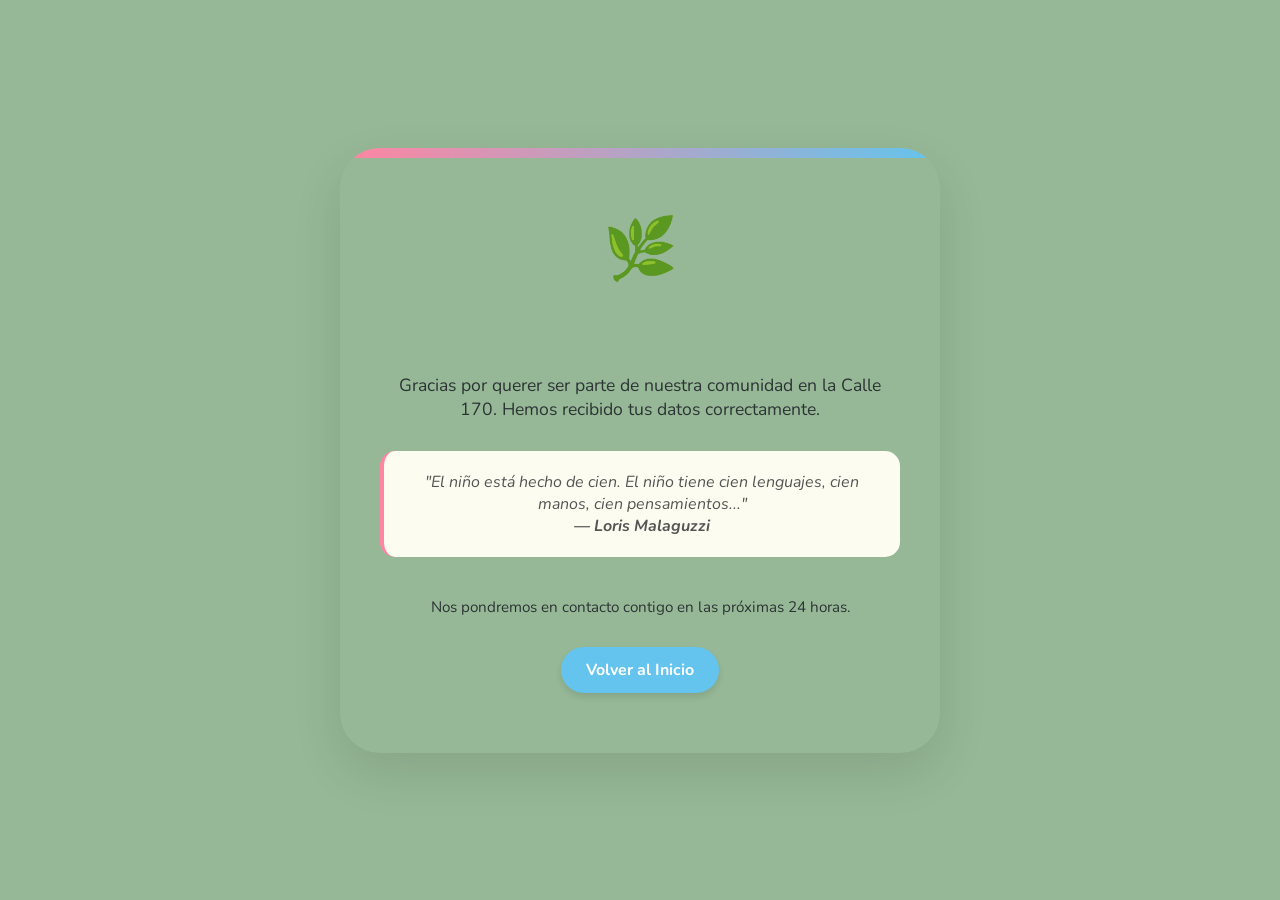
<file: gracias.html>
<!DOCTYPE html>
<html lang="es">
<head>
    <meta charset="UTF-8">
    <meta name="viewport" content="width=device-width, initial-scale=1.0">
    <title>¡Gracias! | Jardín Life Kids Center</title>
    <link href="https://fonts.googleapis.com/css2?family=Nunito:wght@400;700&display=swap" rel="stylesheet">
    <link rel="stylesheet" href="styles.css">
    
    <style>
        /* Estilos específicos para alinear con el tema Verde Reggio */
        body {
            background-color: var(--verde-reggio); /* El mismo verde del formulario */
            display: flex;
            align-items: center;
            justify-content: center;
            min-height: 100vh;
            margin: 0;
            padding: 20px;
        }

        .thanks-card {
            background: var(--blanco);
            padding: 60px 40px;
            border-radius: 40px; /* Bordes muy redondeados y amables */
            box-shadow: 0 20px 50px rgba(0,0,0,0.1);
            max-width: 600px;
            width: 100%;
            text-align: center;
            position: relative;
            overflow: hidden;
        }

        /* Detalle decorativo superior */
        .thanks-card::before {
            content: '';
            position: absolute;
            top: 0; left: 0; right: 0;
            height: 10px;
            background: linear-gradient(90deg, var(--primario), var(--secundario));
        }

        .thanks-icon {
            font-size: 60px;
            margin-bottom: 20px;
            display: block;
            animation: float 3s ease-in-out infinite;
        }

        h1 {
            color: var(--verde-reggio);
            font-size: 2.2rem;
            margin-bottom: 15px;
        }

        p {
            color: var(--texto);
            font-size: 1.1rem;
            margin-bottom: 30px;
        }

        .quote-box {
            background-color: #FDFCF0;
            padding: 20px;
            border-radius: 15px;
            font-style: italic;
            color: #555;
            margin-bottom: 40px;
            border-left: 4px solid var(--primario);
        }

        @keyframes float {
            0% { transform: translateY(0px); }
            50% { transform: translateY(-10px); }
            100% { transform: translateY(0px); }
        }
    </style>
</head>
<body>

    <div class="thanks-card">
        <span class="thanks-icon">🌿</span>
        
        <h1>¡Mensaje Recibido!</h1>
        
        <p>Gracias por querer ser parte de nuestra comunidad en la Calle 170. Hemos recibido tus datos correctamente.</p>

        <div class="quote-box">
            "El niño está hecho de cien. El niño tiene cien lenguajes, cien manos, cien pensamientos..." 
            <br><strong>— Loris Malaguzzi</strong>
        </div>

        <p style="font-size: 0.95rem;">Nos pondremos en contacto contigo en las próximas 24 horas.</p>

        <a href="index.html" class="cta-button" style="display: inline-flex; justify-content: center;">Volver al Inicio</a>
    </div>

</body>
</html>
</file>
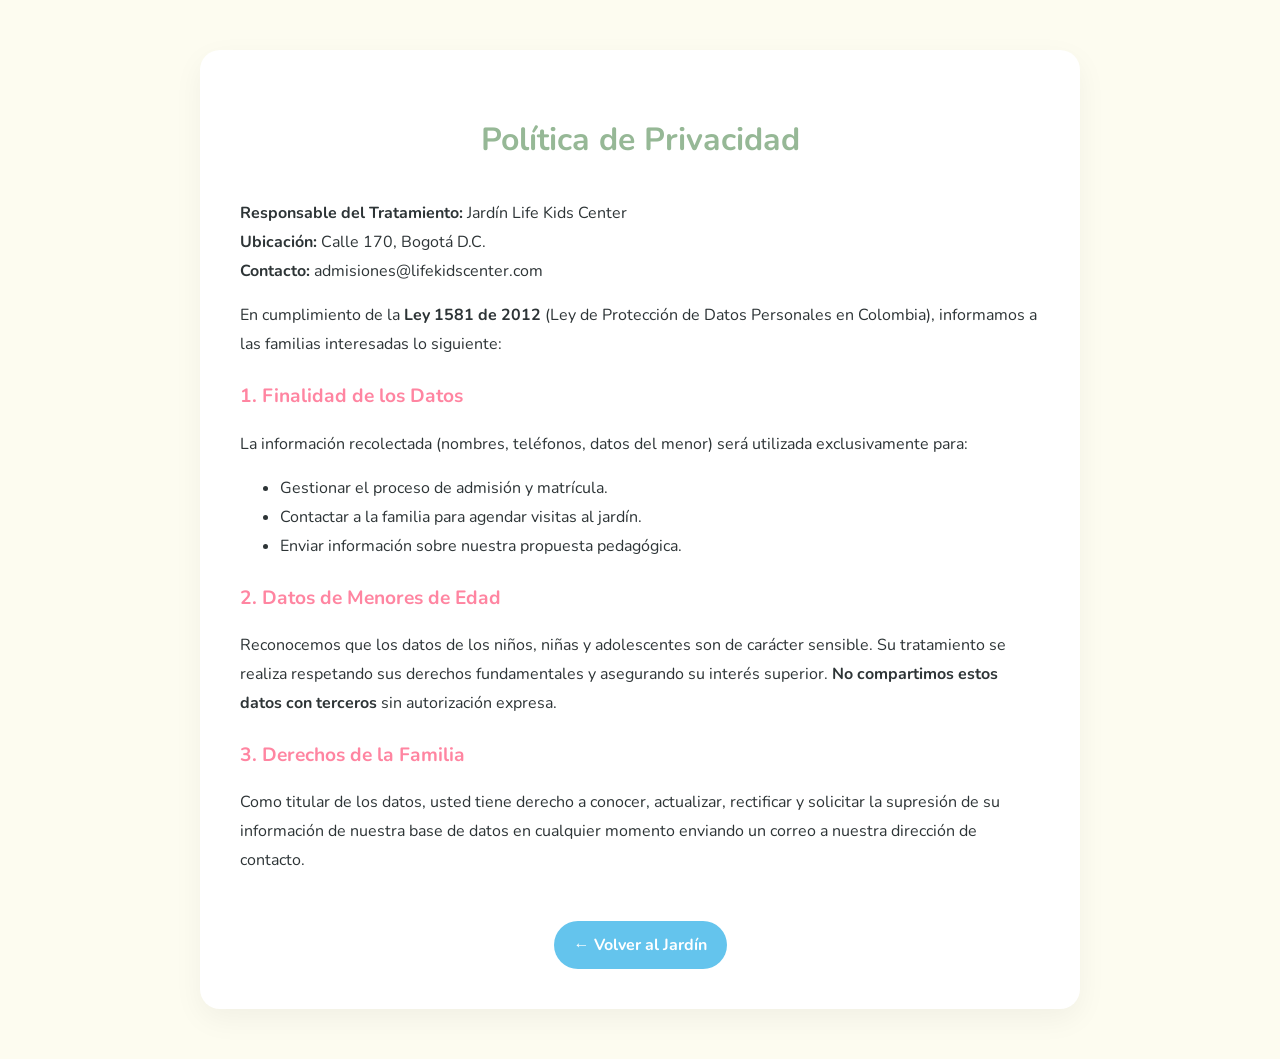
<file: politica-privacidad.html>
<!DOCTYPE html>
<html lang="es">
<head>
    <meta charset="UTF-8">
    <meta name="viewport" content="width=device-width, initial-scale=1.0">
    <title>Política de Privacidad | Jardín Life Kids Center</title>
    <link href="https://fonts.googleapis.com/css2?family=Nunito:wght@400;700&display=swap" rel="stylesheet">
    
    <style>
        /* Estilos directos para asegurar que se vea */
        body {
            font-family: 'Nunito', sans-serif;
            background-color: #FDFCF0; /* Fondo crema */
            color: #2D3436; /* Texto oscuro */
            line-height: 1.8;
            margin: 0;
            padding: 0;
        }
        .policy-container {
            max-width: 800px;
            margin: 50px auto;
            background: white;
            padding: 40px;
            border-radius: 20px;
            box-shadow: 0 10px 30px rgba(0,0,0,0.05);
        }
        h1 {
            color: #96B896; /* Verde Reggio */
            text-align: center;
            margin-bottom: 30px;
        }
        h2 {
            color: #FF85A1; /* Rosa Primario */
            font-size: 1.2rem;
            margin-top: 20px;
        }
        ul {
            margin-bottom: 20px;
        }
        .btn-back {
            display: inline-block;
            margin-top: 30px;
            text-decoration: none;
            color: white;
            background-color: #64C4ED;
            padding: 10px 20px;
            border-radius: 50px;
            font-weight: bold;
        }
        .btn-back:hover {
            background-color: #5bb3d9;
        }
    </style>
</head>
<body>

    <div class="policy-container">
        <h1>Política de Privacidad</h1>
        
        <p><strong>Responsable del Tratamiento:</strong> Jardín Life Kids Center<br>
        <strong>Ubicación:</strong> Calle 170, Bogotá D.C.<br>
        <strong>Contacto:</strong> admisiones@lifekidscenter.com</p>

        <p>En cumplimiento de la <strong>Ley 1581 de 2012</strong> (Ley de Protección de Datos Personales en Colombia), informamos a las familias interesadas lo siguiente:</p>

        <h2>1. Finalidad de los Datos</h2>
        <p>La información recolectada (nombres, teléfonos, datos del menor) será utilizada exclusivamente para:</p>
        <ul>
            <li>Gestionar el proceso de admisión y matrícula.</li>
            <li>Contactar a la familia para agendar visitas al jardín.</li>
            <li>Enviar información sobre nuestra propuesta pedagógica.</li>
        </ul>

        <h2>2. Datos de Menores de Edad</h2>
        <p>Reconocemos que los datos de los niños, niñas y adolescentes son de carácter sensible. Su tratamiento se realiza respetando sus derechos fundamentales y asegurando su interés superior. <strong>No compartimos estos datos con terceros</strong> sin autorización expresa.</p>

        <h2>3. Derechos de la Familia</h2>
        <p>Como titular de los datos, usted tiene derecho a conocer, actualizar, rectificar y solicitar la supresión de su información de nuestra base de datos en cualquier momento enviando un correo a nuestra dirección de contacto.</p>

        <center>
            <a href="index.html" class="btn-back">← Volver al Jardín</a>
        </center>
    </div>

</body>
</html>
</file>
<file: styles.css>
:root {
    --primario: #FF85A1;
    --secundario: #64C4ED;
    --fondo: #FDFCF0;
    --texto: #2D3436;
    /* Este es el verde aproximado gr-098 (Salvia/Musgo suave) */
    --verde-reggio: #96B896; 
    --verde-texto: #FDFCF0; /* Color claro para que el texto resalte sobre el verde */
}

* { box-sizing: border-box; margin: 0; padding: 0; }
html{
    scroll-behavior: smooth;
}
body {
    font-family: 'Nunito', sans-serif;
    background-color: var(--fondo);
    color: var(--texto);
    overflow-x: hidden;
}

/* NAVBAR */
.navbar {
    display: flex;
    justify-content: space-between;
    align-items: center;
    padding: 10px 5%;
    
    /* 1. Cambiamos la forma de escalar */
    /*background-image: url('img/f-navbar.png');*/ 
    
    /* 'auto 100%' hace que la imagen se ajuste a la altura de la barra 
       sin importar qué tan ancha sea, eliminando el zoom excesivo */
    background-size: auto 100%; 
    
    /* 2. Evitamos que se estire horizontalmente */
    background-repeat: repeat-x; /* Se repite suavemente hacia los lados si es necesario */
    background-position: center;
    
    box-shadow: 0 4px 10px rgba(0,0,0,0.05);
    position: sticky;
    top: 0;
    z-index: 1000;
    min-height: 80px;
}
/* 3. CAPA DE PROTECCIÓN (Opcional) */
/* Si tu imagen es un poco oscura o colorida, añade este "velo" blanco
   para que el texto del menú se lea perfectamente */
   .navbar::before {
    content: '';
    position: absolute;
    top: 0; left: 0; right: 0; bottom: 0;
    background: rgba(255, 255, 255, 0.4); /* Capa blanca al 40% de transparencia */
    z-index: -1; /* Se queda detrás del logo y los links */
}

/* Ajuste de los links para que resalten sobre el fondo */
.nav-links a {
    text-decoration: none;
    color: var(--texto);
    font-weight: 700;
    text-shadow: 0px 0px 5px rgba(255,255,255,0.8); /* Brillo blanco suave detrás de las letras */
    transition: color 0.3s;
}

.nav-links a:hover {
    color: var(--primario);
}
.logo a { display: flex; align-items: center; text-decoration: none; gap: 10px; }
.logo-img { height: 60px; width: auto; }
.logo-text { font-weight: 700; color: var(--primario); font-size: 1.2rem; }
.nav-links { display: flex; list-style: none; gap: 15px; }
.nav-links a { text-decoration: none; color: var(--texto); font-weight: 600; padding: 10px; }

/* SECCIONES FLEXIBLES */
section { padding: 80px 5%; min-height: auto; width: 100%; }
.section-intro { text-align: center; margin-bottom: 40px; }

/* HERO */
.hero {
    position: relative;
    min-height: 80vh;
    display: flex;
    align-items: center;
    justify-content: center;
    text-align: center;
    color: white; /* Cambiamos a blanco para que resalte sobre el video */
    overflow: hidden;
}

.hero-video {
    position: absolute;
    top: 0;
    left: 0;
    width: 100%;
    height: 100%;
    object-fit: cover; /* Clave: el video llena el espacio sin deformarse */
    z-index: -2;
}

.hero-overlay {
    position: absolute;
    top: 0;
    left: 0;
    width: 100%;
    height: 100%;
    background: rgba(0, 0, 0, 0.3); /* Capa oscura al 30% para legibilidad */
    z-index: -1;
}

.hero-content {
    z-index: 1;
    max-width: 800px;
    padding: 0 20px;
}

.hero h1 {
    color: white; /* En esta sección el rosa podría perderse, el blanco es más seguro */
    text-shadow: 2px 2px 10px rgba(0,0,0,0.3);
}

.hero p {
    color: white;
    font-size: 1.3rem;
    margin-bottom: 30px;
}

/* RITMOS */
.rhythm-card { display: flex; align-items: center; gap: 40px; margin-bottom: 60px; }
.rhythm-card.reverse { flex-direction: row-reverse; }
.rhythm-image { flex: 1; border-radius: 30px; overflow: hidden; box-shadow: 0 10px 30px rgba(0,0,0,0.05); }
.rhythm-image img { width: 100%; height: auto; display: block; }
.rhythm-content { flex: 1; }

/* CARRUSEL */
.carousel-container { position: relative; max-width: 1000px; margin: 0 auto; overflow: visible; }
.carousel-track {
    display: flex;
    gap: 20px;
    overflow-x: auto;
    scroll-snap-type: x mandatory;
    scroll-behavior: smooth;
    padding: 20px 0;
    scrollbar-width: none;
}
.carousel-track::-webkit-scrollbar { display: none; }
.carousel-item {
    flex: 0 0 85%;
    scroll-snap-align: center;
    background: white;
    border-radius: 30px;
    box-shadow: 0 10px 25px rgba(0,0,0,0.05);
    display: flex;
    flex-direction: column;
    
    /* CONSEJO: La transición debe ser lenta para que se sienta suave */
    transition: all 0.5s cubic-bezier(0.25, 1, 0.5, 1);
    position: relative;
    z-index: 1;
}
.carousel-item:hover {
    transform: scale(1.08) rotate(1deg); /* Crece un 8% y gira un poco */
    z-index: 10; /* Se pone por encima de las demás */
    box-shadow: 0 25px 50px rgba(0,0,0,0.15); /* Sombra más profunda */
}
/* 2. EFECTO AVANZADO: Opacar las demás cuando el mouse entra al carrusel */
/* Esto hace que el carril completo pierda brillo, excepto la que tiene el mouse */
.carousel-track:hover .carousel-item:not(:hover) {
    opacity: 0.6;
    filter: blur(1px) grayscale(10%); /* Un ligero desenfoque artístico */
}
.carousel-item img {
    width: 100%;
    /* CONSEJO: Esta proporción 4/3 es ideal para fotos de niños */
    aspect-ratio: 4 / 3; 
    object-fit: cover; /* Esto evita que la foto se estire, la recorta inteligentemente */
    border-radius: 30px 30px 0 0; /* Solo redondea las esquinas de arriba */
}
.carousel-item figcaption { padding: 20px; text-align: center; }
/* AJUSTE PARA PANTALLAS GRANDES (PC) */
@media (min-width: 1024px) {
    .carousel-item {
        flex: 0 0 30%; /* En PC se verán 3 imágenes al tiempo */
    }
}
/* AJUSTE PARA TABLETS */
@media (min-width: 600px) and (max-width: 1023px) {
    .carousel-item {
        flex: 0 0 45%; /* En tablets se verán 2 imágenes al tiempo */
    }
}
.carousel-btn {
    position: absolute; top: 50%; transform: translateY(-50%);
    background: white; border: none; width: 45px; height: 45px;
    border-radius: 50%; cursor: pointer; z-index: 10;
    box-shadow: 0 5px 15px rgba(0,0,0,0.1); color: var(--primario); font-size: 20px;
}
/* --- JARDÍN EXTENDIDO --- */
.extended-section {
    display: flex;
    align-items: center;
    gap: 50px;
    max-width: 1200px;
    margin: 0 auto;
}
.extended-content { flex: 1.2; }
.extended-content h2 { color: var(--verde-reggio); font-size: 2.2rem; margin-bottom: 10px; }
.extended-content p { margin-top: 20px; font-size: 1.1rem; line-height: 1.6; }

.places-list { list-style: none; margin-top: 20px; }
.places-list li { margin-bottom: 15px; font-size: 1.05rem; position: relative; padding-left: 25px; }
.places-list li::before { content: "🌿"; position: absolute; left: 0; top: 2px; }

/* --- JARDÍN EXTENDIDO: GALERÍA FLOTANTE FUTURISTA Y SUAVE --- */
.extended-gallery, .community-gallery {
    flex: 1;
    display: flex;
    justify-content: center;
    align-items: center;
    min-height: 420px; /* Espacio controlado para que las fotos floten libremente */
    position: relative;
}

.gallery-stack {
    position: relative;
    width: 100%;
    max-width: 400px;
    height: 300px;
}

.stack-img {
    position: absolute;
    width: 85%;
    aspect-ratio: 4 / 3;
    object-fit: cover;
    border-radius: 30px;
    box-shadow: 0 10px 30px rgba(0,0,0,0.06);
    background: var(--blanco, #FFFFFF);
    padding: 8px; /* Crea un marco elegante alrededor de la foto real */
    
    /* Transición elástica ultra suave */
    transition: all 0.6s cubic-bezier(0.25, 1, 0.5, 1);
    cursor: pointer;
}

/* 1. Posiciones iniciales superpuestas y ligeramente rotadas */
.img-1 {
    top: 0;
    left: 0;
    --rot-base: -4deg;
    transform: rotate(var(--rot-base));
    z-index: 1;
    animation: floatOrganic 6s ease-in-out infinite;
}

.img-2 {
    top: 30px;
    left: 40px;
    --rot-base: 3deg;
    transform: rotate(var(--rot-base));
    z-index: 2;
    animation: floatOrganic 6s ease-in-out infinite 1.5s; /* Desfase de tiempo para que no se muevan igual */
}

.img-3 {
    top: 60px;
    left: 15px;
    --rot-base: -2deg;
    transform: rotate(var(--rot-base));
    z-index: 3;
    animation: floatOrganic 6s ease-in-out infinite 3s; /* Desfase de tiempo */
}

/* 2. Animación de flotado suave (Evoca naturaleza y tranquilidad) */
@keyframes floatOrganic {
    0%, 100% { 
        transform: translateY(0) rotate(var(--rot-base)); 
    }
    50% { 
        transform: translateY(-12px) rotate(calc(var(--rot-base) + 1deg)); 
    }
}

/* 3. INTERACCIÓN (Efecto Futurista): Al pasar el mouse sobre una foto */
.stack-img:hover {
    transform: scale(1.12) rotate(0deg) translateY(-15px) !important;
    z-index: 100; /* Se posiciona por encima de absolutamente todo */
    box-shadow: 0 25px 50px rgba(0,0,0,0.15);
    animation-play-state: paused; /* Detiene el balanceo mientras la miras */
}

/* 4. Efecto de enfoque: Las fotos que NO tienen el mouse encima se desvanecen y desenfocan */
.gallery-stack:hover .stack-img:not(:hover) {
    opacity: 0.4;
    filter: blur(4px) grayscale(10%);
    transform: scale(0.92);
}
/* --- COMUNIDAD REDISEÑADA (Foto a la izquierda dentro de un contenedor armónico) --- */
.community-section {
    background-color: var(--verde-reggio); /* El fondo verde abraza la sección */
    padding: 80px 5%;
    margin-top: 40px;
}
.community-container {
    background: var(--fondo); /* La tarjeta interna usa el fondo crema de la web */
    padding: 50px;
    border-radius: 40px;
    max-width: 1100px;
    margin: 0 auto;
    display: flex;
    align-items: center;
    gap: 50px;
    box-shadow: 0 15px 40px rgba(0,0,0,0.12);
}
.community-image {
    flex: 1;
    border-radius: 30px;
    overflow: hidden;
    box-shadow: 0 10px 25px rgba(0,0,0,0.05);
}
.community-image img { width: 100%; height: auto; aspect-ratio: 4 / 3; object-fit: cover; display: block; }

.community-content { flex: 1.2; }
.community-content h2 { color: var(--primario); font-size: 2.2rem; margin-bottom: 10px; }
.community-content p { font-size: 1.1rem; line-height: 1.7; margin-top: 15px; color: var(--texto); }
/* ---SECCION CONTACTO--- */
.contact-section {
    background-color: var(--verde-reggio); /* Tu color gr-098 */
    padding: 80px 5%;
    display: flex;
    justify-content: center;
    /*.back-to-top: 50px 50px 0 0; Curva superior para suavizar la transición */
}

.contact-container {
    background: var(--blanco);
    padding: 40px;
    border-radius: 30px;
    box-shadow: 0 15px 30px rgba(0,0,0,0.1);
    max-width: 800px;
    width: 100%;
}

.contact-section h2, .contact-section p {
    color: var(--verde-texto); /* Texto claro sobre el fondo verde */
    text-align: center;
    margin-bottom: 20px;
}
/* Checkbox de políticas */
.legal-check {
    display: flex;
    align-items: center;
    gap: 10px;
    margin-bottom: 20px;
    font-size: 0.9rem;
    color: var(--texto); /* O usa #333 si el fondo es claro */
    text-align: left;
}

.legal-check input {
    width: 20px; /* Tamaño del cuadrito */
    height: 20px;
    margin: 0; /* Quitar márgenes extra */
    accent-color: var(--verde-reggio); /* El check será verde cuando se marque */
    cursor: pointer;
}
.legal-check a {
    color: var(--secundario);
    text-decoration: underline;
    font-weight: bold;
}
.map-section {
    padding: 40px 5%;
    display: flex;
    justify-content: center;
    background-color: var(--verde-reggio); /* Fondo crema suave para separar del verde */
}

.map-card {
    background: var(--fondo);
    width: 100%;
    max-width: 900px; /* Tamaño controlado para no ser invasivo */
    border-radius: 30px;
    overflow: hidden;
    box-shadow: 0 10px 30px rgba(0,0,0,0.05);
    display: flex;
    flex-direction: column;
}

.map-info {
    padding: 20px 30px;
    background-color: var(--blanco);
    border-bottom: 1px solid #eee;
}

.map-info h4 {
    color: var(--verde-reggio);
    margin-bottom: 5px;
}

.map-canvas {
    line-height: 0; /* Elimina espacios extra debajo del iframe */
}

/* Ajuste para móviles */
@media (max-width: 768px) {
    .map-card {
        max-width: 100%;
    }
    .extended-gallery, .community-gallery {
        width: 100%;
        min-height: 360px; /* Ajusta la altura en móvil */
        margin-top: 30px;
    }
    .gallery-stack {
        max-width: 290px; /* Reducimos el tamaño para pantallas pequeñas */
        height: 220px;
    }
    .stack-img {
        width: 90%;
    }
}
.footer-jardin {
    background-color: var(--verde-reggio);
    color: var(--verde-texto);
    padding: 60px 5% 20px;
}

.footer-container {
    display: grid;
    grid-template-columns: repeat(auto-fit, minmax(250px, 1fr));
    gap: 40px;
    max-width: 1200px;
    margin: 0 auto;
}

.footer-column h3, .footer-column h4 {
    margin-bottom: 20px;
    color: var(--blanco);
}

.footer-column p {
    font-size: 0.95rem;
    margin-bottom: 10px;
    line-height: 1.6;
}

.social-links {
    display: flex;
    gap: 15px;
    margin-top: 15px;
}

.social-icon {
    color: var(--blanco);
    transition: transform 0.3s ease, color 0.3s ease;
}

.social-icon:hover {
    transform: translateY(-5px);
    color: var(--secundario);
}

/* Línea de Derechos Reservados */
.footer-bottom {
    margin-top: 50px;
    padding-top: 20px;
    border-top: 1px solid rgba(255, 255, 255, 0.2);
    text-align: center;
    font-size: 0.85rem;
}

.legal-links a {
    color: var(--verde-texto);
    text-decoration: none;
}

.legal-links a:hover {
    text-decoration: underline;
}
.prev { left: -20px; } .next { right: -20px; }
/* BOTONES Y FORM */
.cta-button, .btn-primary, .btn-submit {
    padding: 12px 25px; border-radius: 50px; background: var(--secundario);
    color: white; text-decoration: none; font-weight: 700; border: none; cursor: pointer;
}
input, textarea { width: 100%; padding: 15px; font-size: 16px; border-radius: 15px; border: 1px solid #ddd; margin-bottom: 15px; }
/* --- EFECTOS INTERACTIVOS DE BOTONES (HOVER & TOUCH) --- */

/* 1. Base: Aseguramos que la transición sea suave siempre */
.cta-button, .btn-primary, .btn-submit, .btn-back {
    transition: all 0.3s cubic-bezier(0.25, 0.8, 0.25, 1); /* Curva de animación suave */
    box-shadow: 0 4px 6px rgba(0,0,0,0.1); /* Sombra inicial sutil */
    position: relative;
    overflow: hidden; /* Para que nada se salga del botón */
}
/* =========================================
   NUESTRA ESENCIA: HISTORIA, CURRÍCULO, ABP (GLASSMORPHISM)
========================================= */
.essence-section {
    background-color: var(--fondo);
    padding: 100px 5%;
    position: relative;
    overflow: hidden;
}

/* Círculos de fondo para dar un ambiente futurista/suave */
.essence-section::before, .essence-section::after {
    content: '';
    position: absolute;
    border-radius: 50%;
    filter: blur(80px);
    z-index: 0;
    opacity: 0.4;
}
.essence-section::before {
    width: 400px; height: 400px;
    background: var(--secundario);
    top: 10%; left: -100px;
}
.essence-section::after {
    width: 300px; height: 300px;
    background: var(--primario);
    bottom: 20%; right: -50px;
}

.essence-container {
    max-width: 1200px;
    margin: 0 auto;
    display: flex;
    flex-direction: column;
    gap: 120px; /* Mucho espacio para respirar */
    position: relative;
    z-index: 2;
}

.essence-block {
    display: flex;
    align-items: center;
    gap: 40px;
    position: relative;
}
.essence-block.reverse {
    flex-direction: row-reverse;
}

.essence-img {
    flex: 1;
    position: relative;
    border-radius: 40px;
    overflow: hidden;
    box-shadow: 0 20px 50px rgba(0,0,0,0.1);
    transform: translateY(0);
    transition: transform 0.6s ease;
}
.essence-img img {
    width: 100%;
    height: auto;
    aspect-ratio: 4/3;
    object-fit: cover;
    display: block;
}
.essence-block:hover .essence-img {
    transform: translateY(-10px); /* Flotación suave al pasar el mouse */
}

/* El efecto futurista "Cristal" */
.glass-card {
    flex: 1;
    background: rgba(255, 255, 255, 0.75); /* Blanco semi-transparente */
    backdrop-filter: blur(16px); /* Desenfoca lo que hay detrás */
    -webkit-backdrop-filter: blur(16px); /* Soporte para Safari */
    border: 1px solid rgba(255, 255, 255, 0.5); /* Borde de cristal */
    padding: 50px;
    border-radius: 30px;
    box-shadow: 0 15px 35px rgba(0,0,0,0.05);
    margin-left: -80px; /* Se superpone a la imagen a la izquierda */
    transition: all 0.4s ease;
}
.essence-block.reverse .glass-card {
    margin-left: 0;
    margin-right: -80px; /* Se superpone a la imagen a la derecha */
}

.glass-card:hover {
    background: rgba(255, 255, 255, 0.9);
    box-shadow: 0 20px 40px rgba(0,0,0,0.08);
}

.glass-card h3 {
    color: var(--primario);
    font-size: 2rem;
    margin: 10px 0 20px;
}
.glass-card p {
    font-size: 1.1rem;
    line-height: 1.7;
    margin-bottom: 15px;
    color: var(--texto);
}
.glass-card p strong {
    color: var(--verde-reggio); /* Destacamos las palabras clave en verde */
}
/* 2. EFECTO PC (HOVER): El botón "flota" hacia arriba */
/* Usamos @media (hover: hover) para que este efecto SOLO pase si hay mouse.
   Así evitamos que en el celular el botón se quede "pegado" con el color cambiado. */
@media (hover: hover) {
    .cta-button:hover, .btn-primary:hover, .btn-submit:hover, .btn-back:hover {
        transform: translateY(-3px) scale(1.02); /* Sube 3px y crece un poquito */
        box-shadow: 0 10px 20px rgba(0,0,0,0.15); /* La sombra crece (da profundidad) */
        filter: brightness(1.1); /* Se vuelve un 10% más brillante */
        cursor: pointer;
    }
}

/* 3. EFECTO MÓVIL Y CLIC (ACTIVE): El botón se "hunde" */
/* Esto funciona cuando el usuario hace clic o pone su dedo sobre el botón */
.cta-button:active, .btn-primary:active, .btn-submit:active, .btn-back:active {
    transform: translateY(1px) scale(0.98); /* Baja y se encoge ligeramente */
    box-shadow: 0 2px 4px rgba(0,0,0,0.1); /* La sombra se reduce (efecto de presión) */
    filter: brightness(0.95); /* Se oscurece un pelín */
}
/* --- INTERACCIÓN SUAVE EN FORMULARIO (INPUTS) --- */
/* --- FORMULARIO CON ETIQUETAS ANIMADAS --- */

.field-wrapper {
    position: relative;
    margin-bottom: 25px; /* Espacio para que la etiqueta suba sin chocar */
    width: 100%;
}

/* 1. Estilo base del Input/Textarea (sin bordes visibles arriba/lados para estilo minimalista) */
.field-wrapper input, 
.field-wrapper textarea {
    width: 100%;
    padding: 15px 10px;
    background: #f9f9f9;
    border: none;
    border-radius: 10px 10px 0 0; /* Solo curvas arriba */
    border-bottom: 2px solid #ddd; /* Solo línea abajo */
    font-size: 16px;
    outline: none;
    transition: all 0.3s ease;
    color: var(--texto);
}

/* 2. Estilo de la Etiqueta (El texto que se mueve) */
.field-wrapper label {
    position: absolute;
    left: 10px;
    top: 50%;
    transform: translateY(-50%); /* Centrado verticalmente */
    color: #999;
    font-size: 16px;
    pointer-events: none; /* Permite hacer clic "a través" del texto */
    transition: all 0.3s cubic-bezier(0.25, 0.8, 0.25, 1);
    
    /* ANIMACIÓN DE ENTRADA (Móvil y Scroll) */
    opacity: 0;
    animation: slideInLabel 0.8s forwards; /* Aparece suavemente */
    animation-delay: 0.5s; /* Espera un poquito para que se note */
}

/* Ajuste especial para el Textarea (la etiqueta empieza arriba) */
.field-wrapper textarea ~ label {
    top: 20px;
}

/* 3. EFECTO HOVER (Mouse encima): El texto se despierta */
.field-wrapper:hover label {
    color: var(--secundario); /* Se pone azulito */
    transform: translateY(-50%) scale(1.05); /* Crece un poquito */
}

/* 4. EFECTO FOCUS (Escribiendo) o VALID (Ya tiene texto) */
/* El texto sube y se queda arriba */
.field-wrapper input:focus ~ label,
.field-wrapper input:valid ~ label,
.field-wrapper textarea:focus ~ label,
.field-wrapper textarea:valid ~ label {
    top: -10px; /* Sube fuera del campo */
    left: 0;
    font-size: 12px; /* Se vuelve pequeño */
    color: var(--fondo); /* Se vuelve rosa */
    font-weight: 700;
    transform: translateY(0) scale(1);
    opacity: 1;
}

/* 5. Línea animada inferior (Decoración Extra) */
.linea-animada {
    position: absolute;
    bottom: 0;
    left: 0;
    width: 0%;
    height: 2px;
    background-color: var(--fondo);
    transition: width 0.4s ease;
}

.field-wrapper input:focus ~ .linea-animada,
.field-wrapper textarea:focus ~ .linea-animada {
    width: 100%; /* La línea se dibuja de izquierda a derecha */
}

/* Animación de entrada para el texto (Keyframes) */
@keyframes slideInLabel {
    from {
        opacity: 0;
        transform: translateY(20px); /* Viene desde abajo */
    }
    to {
        opacity: 1;
        transform: translateY(-50%); /* Llega al centro */
    }
}
/* 1. Configuración Base para la suavidad */
input, textarea {
    /* Mantenemos tus estilos anteriores... */
    border: 1px solid #e0e0e0; 
    transition: all 0.3s cubic-bezier(0.25, 0.8, 0.25, 1); /* Animación elástica suave */
    background-color: #f9f9f9; /* Fondo gris muy clarito inicial */
}

/* 2. HOVER: Cuando el mouse "acaricia" el campo */
input:hover, textarea:hover {
    background-color: #ffffff; /* Se vuelve blanco puro */
    border-color: var(--secundario); /* El borde se pinta del azul suave */
    box-shadow: 0 8px 15px rgba(0,0,0,0.05); /* Una sombra muy sutil que lo levanta */
    transform: translateY(-2px); /* Se eleva 2 píxeles imperceptiblemente */
}

/* 3. FOCUS: Cuando el usuario hace clic para escribir */
input:focus, textarea:focus {
    background-color: #ffffff;
    border-color: var(--primario); /* Se pinta rosa (amor) al escribir */
    outline: none; /* Quitamos la línea negra fea por defecto */
    transform: translateY(0); /* Vuelve a su sitio */
    
    /* Un "resplandor" suave alrededor para guiar la vista */
    box-shadow: 0 0 0 4px rgba(255, 133, 161, 0.15); 
}
/* --- PANTALLA DE CARGA (LOADER) --- */
.loading-overlay {
    position: fixed;
    top: 0;
    left: 0;
    width: 100%;
    height: 100%;
    background: rgba(255, 255, 255, 0.85); /* Fondo blanco semi-transparente */
    backdrop-filter: blur(5px); /* ESTO crea el efecto borroso en el fondo */
    z-index: 9999; /* Para que esté encima de TODO */
    display: none; /* Oculto por defecto */
    flex-direction: column;
    justify-content: center;
    align-items: center;
    text-align: center;
}

/* Clase para activarlo con JS */
.loading-overlay.active {
    display: flex;
}

.loader-content h3 {
    color: var(--verde-reggio);
    margin-top: 20px;
    font-size: 1.5rem;
}

.loader-content p {
    color: var(--texto);
    font-size: 1rem;
}

/* Animación del círculo giratorio */
.spinner {
    width: 50px;
    height: 50px;
    border: 5px solid #f3f3f3; /* Gris claro */
    border-top: 5px solid var(--primario); /* Rosa girando */
    border-radius: 50%;
    animation: spin 1s linear infinite;
}

@keyframes spin {
    0% { transform: rotate(0deg); }
    100% { transform: rotate(360deg); }
}

/* Estado del botón deshabilitado (opcional visual) */
.btn-submit:disabled {
    background-color: #ccc;
    cursor: not-allowed;
    transform: none !important; /* Quita el efecto hover */
}
/* Estilo del enlace dentro del checkbox */
.legal-check a {
    color: var(--secundario); /* El azul cielo (#64C4ED) se ve amable */
    text-decoration: underline;
    font-weight: 700; /* Un poco más gordito para que sea fácil de clicar */
    transition: color 0.3s ease;
    position: relative;
    z-index: 2; /* Asegura que el clic funcione bien sobre la etiqueta */
}

.legal-check a:hover {
    color: var(--primario); /* Cambia a rosa al pasar el mouse */
    text-decoration: none; /* Quita la línea al pasar el mouse para un look limpio */
}
/* TRANSICIONES */
.reveal { opacity: 0; transform: translateY(30px); transition: 1s all ease; }
.reveal.active { opacity: 1; transform: translateY(0); }
/*BOTON WHATSAPP*/
.whatsapp-btn {
    position: fixed; bottom: 20px; right: 20px; background: white; padding: 10px 20px;
    border-radius: 50px; display: flex; align-items: center; gap: 10px; text-decoration: none;
    box-shadow: 0 5px 15px rgba(0,0,0,0.1); z-index: 2000;
}
/* --- ESTILOS PARA EL ICONO DE WHATSAPP --- */
.whatsapp-icon {
    width: 24px;   /* Tamaño ideal para el icono */
    height: 24px;
    fill: #25D366; /* Color verde oficial de WhatsApp */
    transition: transform 0.3s ease; /* Pequeña animación por si quieres darle efectos */
}

/* Opcional: Un toque extra de interactividad */
.whatsapp-btn:hover .whatsapp-icon {
    transform: scale(1.1); /* El icono se agranda un 10% sutilmente al pasar el mouse */
}

@media (max-width: 768px) {
    .nav-links { display: none; }
    .rhythm-card, .rhythm-card.reverse { flex-direction: column; text-align: center; }
    .carousel-btn { display: none; } /* En móvil se usa el dedo */
    /* Ajustes responsive para las nuevas secciones */
    .extended-section {
        flex-direction: column;
        text-align: center;
    }
    .places-list li {
        text-align: left; /* Mantiene la lista de museos alineada y fácil de leer */
    }
    .community-container {
        flex-direction: column; /* En móvil, la foto de la familia se mostrará arriba del texto */
        padding: 30px 20px;
        text-align: center;
    }
    .essence-block, .essence-block.reverse {
        flex-direction: column;
        gap: 20px;
    }
    .glass-card, .essence-block.reverse .glass-card {
        margin: -50px 20px 0 20px; /* Se superpone hacia arriba sobre la foto */
        padding: 30px 20px;
        text-align: center;
    }
    .essence-container {
        gap: 80px; /* Reducimos el espacio entre bloques en móvil */
    }
}
/* AJUSTE ESPECÍFICO PARA MÓVIL */
@media (max-width: 480px) {
    /* 1. Reducimos el espacio entre el logo (cuadritos) y el texto */
    .logo a {
        gap: 5px; /* Antes estaba en 10px, lo acercamos */
        justify-content: flex-start; /* Asegura que se pegue a la izquierda */
    }

    /* 2. Ajustamos el tamaño del texto para que no se vea apretado */
    .logo-text {
        font-size: 1rem; /* Un poco más pequeño que en PC */
        white-space: nowrap; /* Evita que el texto se parta en dos líneas */
    }

    /* 3. (Opcional) Si quieres mover TODO el bloque más a la izquierda */
    .navbar {
        padding-left: 15px; /* Reduce un poco el relleno izquierdo de la barra */
    }
}
/* --- BOTÓN VOLVER ARRIBA --- */
.back-to-top {
    position: fixed;
    bottom: 80px; /* Un poco más arriba del WhatsApp (que está a 20px) */
    right: 20px;
    background-color: var(--blanco, #FFFFFF); /* Fondo blanco limpio */
    color: var(--verde-reggio); /* Icono verde */
    width: 45px;
    height: 45px;
    border-radius: 50%;
    display: flex;
    justify-content: center;
    align-items: center;
    text-decoration: none;
    box-shadow: 0 4px 15px rgba(0,0,0,0.1);
    opacity: 0; /* Oculto por defecto */
    visibility: hidden;
    transition: all 0.3s ease;
    z-index: 1500;
}

.back-to-top.show {
    opacity: 1; /* Se muestra al hacer scroll */
    visibility: visible;
}

/* Efecto al pasar el mouse */
@media (hover: hover) {
    .back-to-top:hover {
        transform: translateY(-5px);
        background-color: var(--secundario); /* Cambia a tu azulito suave */
        color: white;
    }
}
</file>
